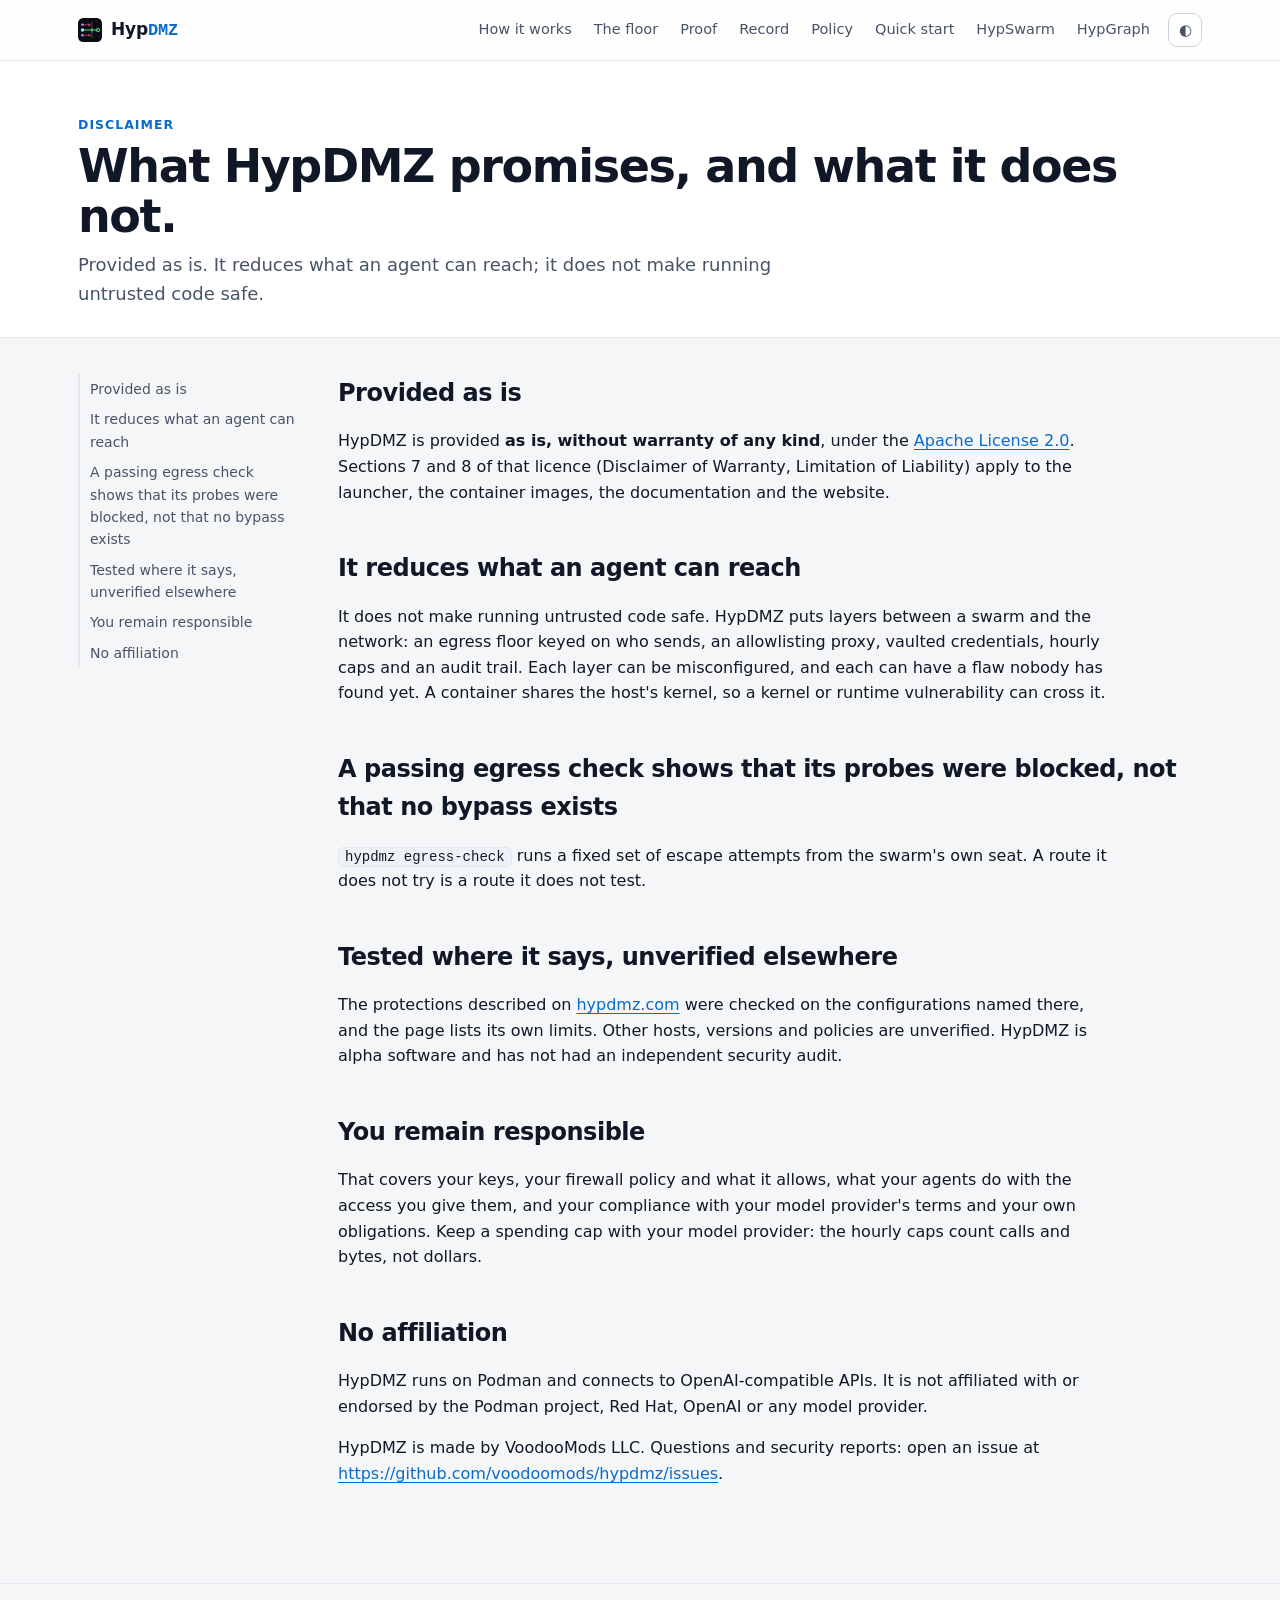
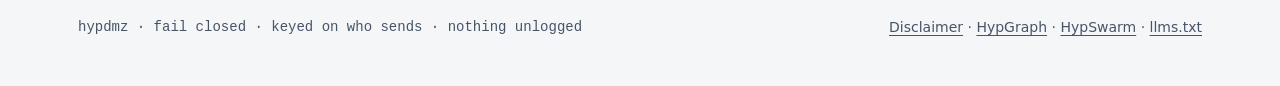
<file: site/disclaimer/index.html>
<!doctype html>
<html lang="en">
<head>
<meta charset="utf-8">
<meta name="viewport" content="width=device-width, initial-scale=1">
<title>Disclaimer — HypDMZ</title>
<meta name="description" content="Provided as is. HypDMZ reduces what an agent can reach; it does not make running untrusted code safe, and a passing egress check is not proof that no bypass exists.">
<meta property="og:title" content="Disclaimer — HypDMZ">
<meta property="og:description" content="Provided as is. What HypDMZ's protections promise, and what they do not.">
<meta property="og:type" content="website">
<meta property="og:url" content="https://hypdmz.com/disclaimer/">
<meta name="twitter:card" content="summary">
<meta name="theme-color" content="#f5f6f8" media="(prefers-color-scheme: light)">
<meta name="theme-color" content="#0b0f17" media="(prefers-color-scheme: dark)">
<link rel="icon" href="../assets/hypdmz.svg" type="image/svg+xml">
<link rel="alternate" type="text/plain" href="../llms.txt" title="For language models">
<link rel="stylesheet" href="../assets/site.css">
<link rel="stylesheet" href="../assets/dmz.css">
<script>try{const t=localStorage.getItem('hg-theme');if(t)document.documentElement.dataset.theme=t;else if(matchMedia('(prefers-color-scheme: dark)').matches)document.documentElement.dataset.theme='dark'}catch(e){}</script>
</head>
<body>
<!-- The text of DISCLAIMER.md at the repository root, one section per heading. Change both together. -->
<a class="skip" href="#main">Skip to content</a>
<header class="nav"><div class="wrap">
  <a class="brand" href="../"><img src="../assets/hypdmz.svg" alt=""><span>Hyp<b>DMZ</b></span></a>
  <nav aria-label="Site" id="sitenav"><a href="../#how">How it works</a><a href="../#floor">The floor</a><a href="../#proof">Proof</a>
    <a href="../#evidence">Record</a><a href="../#policy" class="hide-sm">Policy</a><a href="../#start" class="hide-sm">Quick start</a>
    <a href="https://hypswarm.com" class="hide-sm">HypSwarm</a><a href="https://hypgraph.com" class="hide-sm">HypGraph</a>
    <button class="iconbtn" data-toggle-theme type="button" aria-label="Toggle light and dark">◐</button></nav>
</div></header>

<main id="main">
<div class="phead"><div class="wrap"><div class="kicker">Disclaimer</div>
  <h1>What HypDMZ promises, and what it does not.</h1>
  <p>Provided as is. It reduces what an agent can reach; it does not make running untrusted code safe.</p></div></div>

<div class="wrap doc">
<nav class="toc" aria-label="On this page">
  <a href="#provided-as-is">Provided as is</a><a href="#it-reduces-what-an-agent-can-reach">It reduces what an agent can reach</a><a href="#a-passing-egress-check">A passing egress check shows that its probes were blocked, not that no bypass exists</a><a href="#tested-where-it-says">Tested where it says, unverified elsewhere</a><a href="#you-remain-responsible">You remain responsible</a><a href="#no-affiliation">No affiliation</a>
</nav>
<article class="prose">
<h2 id="provided-as-is">Provided as is</h2>
<p>HypDMZ is provided <b>as is, without warranty of any kind</b>, under the <a href="https://github.com/voodoomods/hypdmz/blob/main/LICENSE">Apache License 2.0</a>. Sections 7 and 8 of that licence (Disclaimer of Warranty, Limitation of Liability) apply to the launcher, the container images, the documentation and the website.</p>
<h2 id="it-reduces-what-an-agent-can-reach">It reduces what an agent can reach</h2>
<p>It does not make running untrusted code safe. HypDMZ puts layers between a swarm and the network: an egress floor keyed on who sends, an allowlisting proxy, vaulted credentials, hourly caps and an audit trail. Each layer can be misconfigured, and each can have a flaw nobody has found yet. A container shares the host's kernel, so a kernel or runtime vulnerability can cross it.</p>
<h2 id="a-passing-egress-check">A passing egress check shows that its probes were blocked, not that no bypass exists</h2>
<p><code>hypdmz egress-check</code> runs a fixed set of escape attempts from the swarm's own seat. A route it does not try is a route it does not test.</p>
<h2 id="tested-where-it-says">Tested where it says, unverified elsewhere</h2>
<p>The protections described on <a href="../">hypdmz.com</a> were checked on the configurations named there, and the page lists its own limits. Other hosts, versions and policies are unverified. HypDMZ is alpha software and has not had an independent security audit.</p>
<h2 id="you-remain-responsible">You remain responsible</h2>
<p>That covers your keys, your firewall policy and what it allows, what your agents do with the access you give them, and your compliance with your model provider's terms and your own obligations. Keep a spending cap with your model provider: the hourly caps count calls and bytes, not dollars.</p>
<h2 id="no-affiliation">No affiliation</h2>
<p>HypDMZ runs on Podman and connects to OpenAI-compatible APIs. It is not affiliated with or endorsed by the Podman project, Red Hat, OpenAI or any model provider.</p>
<p>HypDMZ is made by VoodooMods LLC. Questions and security reports: open an issue at <a href="https://github.com/voodoomods/hypdmz/issues">https://github.com/voodoomods/hypdmz/issues</a>.</p>
</article>
</div>
</main>

<footer><div class="wrap">
  <span class="slogan">hypdmz · fail closed · keyed on who sends · nothing unlogged</span>
  <span><a href="../disclaimer/" aria-current="page">Disclaimer</a> · <a href="https://hypgraph.com">HypGraph</a> · <a href="https://hypswarm.com">HypSwarm</a> · <a href="../llms.txt">llms.txt</a></span>
</div></footer>

<script>
(function () {
  var root = document.documentElement;
  document.querySelectorAll('[data-toggle-theme]').forEach(function (b) {
    b.addEventListener('click', function () {
      var next = root.dataset.theme === 'dark' ? 'light' : 'dark';
      root.dataset.theme = next;
      try { localStorage.setItem('hg-theme', next); } catch (e) {}
    });
  });
})();
</script>
</body>
</html>
</file>
<file: site/assets/site.css>
/* hypdmz.com — the family stylesheet shared with hypgraph.com and hypswarm.com (the HypGraph app's design system). Page-specific rules live in dmz.css. */

:root {
  --bg: #f5f6f8; --surface: #ffffff; --surface2: #f8f9fb; --sunken: #eef1f5;
  --ink: #101828; --ink2: #475467; --ink3: #5f6b7c; --line: #e4e7ec; --line2: #d0d5dd;
  --accent: #0b6bcb; --accent-soft: #e8f1fb; --accent-ink: #0a4f96; --on-accent: #ffffff;
  --ok: #067647; --ok-soft: #e7f6ee; --warn: #935306; --warn-soft: #fef4e6; --bad: #b42318; --bad-soft: #fdecea;
  --info: #5925dc; --info-soft: #f1ecfe;
  --shadow: 0 1px 2px rgba(16, 24, 40, .05), 0 1px 3px rgba(16, 24, 40, .06);
  --shadow-lg: 0 12px 32px -12px rgba(16, 24, 40, .18), 0 2px 6px rgba(16, 24, 40, .05);
  --mono: ui-monospace, "JetBrains Mono", "SFMono-Regular", "Cascadia Code", Menlo, Consolas, monospace;
  --sans: system-ui, -apple-system, "Segoe UI", Roboto, "Helvetica Neue", Arial, sans-serif;
  --r: 12px; --max: 1180px;
  color-scheme: light;
}
:root[data-theme="dark"] {
  --bg: #0b0f17; --surface: #111723; --surface2: #151c2a; --sunken: #0d121c;
  --ink: #e6ebf3; --ink2: #a9b4c6; --ink3: #8b97ab; --line: #1f2838; --line2: #2b3649;
  --accent: #7cc4ff; --accent-soft: #12263d; --accent-ink: #a8d8ff; --on-accent: #06121f;
  --ok: #4ee08a; --ok-soft: #10281c; --warn: #ffb547; --warn-soft: #2b2112; --bad: #ff7a7a; --bad-soft: #2e1517;
  --info: #c3a6ff; --info-soft: #221a36;
  --shadow: 0 1px 2px rgba(0, 0, 0, .4); --shadow-lg: 0 12px 32px -12px rgba(0, 0, 0, .6);
  color-scheme: dark;
}
:root {   /* the names older pages use */
  --panel: var(--surface); --panel2: var(--sunken); --bg2: var(--sunken);
  --green: var(--ok); --red: var(--bad); --amber: var(--warn); --violet: var(--info); --glow: var(--shadow);
}

*, *::before, *::after { box-sizing: border-box; }
html { -webkit-text-size-adjust: 100%; scroll-behavior: smooth; }
@media (prefers-reduced-motion: reduce) { html { scroll-behavior: auto; } }
body { margin: 0; background: var(--bg); color: var(--ink); font: 16px/1.6 var(--sans); -webkit-font-smoothing: antialiased; }
a { color: var(--accent); text-decoration-thickness: 1px; text-underline-offset: 3px; }
code, pre, kbd { font-family: var(--mono); }
code { font-size: .875em; background: var(--sunken); border: 1px solid var(--line); border-radius: 6px; padding: 1px 6px; }
pre { margin: 0; }
img, svg { max-width: 100%; }
:focus-visible { outline: 2px solid var(--accent); outline-offset: 2px; border-radius: 4px; }
.skip { position: absolute; left: -9999px; } .skip:focus { left: 16px; top: 16px; z-index: 99; background: var(--surface); padding: 8px 12px; }

.wrap { max-width: var(--max); margin: 0 auto; padding: 0 16px; }
@media (min-width: 720px) { .wrap { padding: 0 28px; } }

/* ── header ── */
.nav { position: sticky; top: 0; z-index: 50; backdrop-filter: saturate(1.4) blur(10px); -webkit-backdrop-filter: blur(10px);
  background: color-mix(in srgb, var(--surface) 88%, transparent); border-bottom: 1px solid var(--line); }
.nav .wrap { display: flex; align-items: center; gap: 18px; height: 60px; }
.brand { display: flex; align-items: center; gap: 9px; color: var(--ink); text-decoration: none; font-weight: 650;
  letter-spacing: -.01em; font-size: 17px; }
.brand img { width: 24px; height: 24px; }
.brand b { font-family: var(--mono); font-weight: 600; color: var(--accent); }
.nav nav { display: flex; gap: 2px; margin-left: auto; align-items: center; }
.nav nav a { color: var(--ink2); text-decoration: none; padding: 6px 10px; border-radius: 7px; font-size: 14.5px; }
.nav nav a:hover { color: var(--ink); background: var(--sunken); }
.nav nav a[aria-current="page"] { color: var(--ink); background: var(--sunken); font-weight: 600; }
.iconbtn { background: var(--surface); border: 1px solid var(--line2); color: var(--ink2); width: 34px; height: 34px;
  border-radius: 9px; cursor: pointer; display: inline-grid; place-items: center; font-size: 15px; margin-left: 6px; }
.iconbtn:hover { color: var(--ink); background: var(--sunken); }
@media (max-width: 860px) { .nav nav a.hide-sm { display: none; } }
@media (max-width: 420px) { .nav nav a { padding: 6px 6px; font-size: 13px; } .brand span { display: none; } }

/* ── pills, buttons ── */
.pill { display: inline-flex; align-items: center; gap: 6px; font: 12px var(--mono); padding: 3px 9px; border-radius: 999px;
  background: var(--sunken); color: var(--ink2); white-space: nowrap; border: 0; }
button.pill { cursor: pointer; } button.pill:hover { filter: brightness(.97); }
.pill.ok { background: var(--ok-soft); color: var(--ok); } .pill.bad { background: var(--bad-soft); color: var(--bad); }
.pill.warn { background: var(--warn-soft); color: var(--warn); } .pill.accent { background: var(--accent-soft); color: var(--accent-ink); }
.btn { display: inline-flex; align-items: center; gap: 8px; font: 500 14.5px var(--sans); text-decoration: none; cursor: pointer;
  padding: 8px 14px; border-radius: 9px; border: 1px solid var(--line2); color: var(--ink); background: var(--surface); white-space: nowrap; }
.btn:hover { background: var(--sunken); }
.btn.primary { background: var(--accent); color: var(--on-accent); border-color: var(--accent); }
.btn.primary:hover { filter: brightness(1.06); }
.btn:disabled { opacity: .5; cursor: default; }
.row { display: flex; gap: 10px; flex-wrap: wrap; align-items: center; }

/* ── homepage hero and the live product ── */
.hero { padding: 64px 0 28px; }
.hero-tags { display: flex; flex-wrap: wrap; gap: 8px; margin-bottom: 20px; }
.hero h1 { font-size: clamp(36px, 5vw, 58px); line-height: 1.06; letter-spacing: -.03em; margin: 0 0 18px; font-weight: 720; max-width: 15ch; }
.lede { font-size: 19px; color: var(--ink2); max-width: 62ch; margin: 0 0 26px; }
.tagline { margin-top: 18px; font: 13px var(--mono); color: var(--ink3); letter-spacing: .02em; }
.stage { margin-top: 40px; border: 1px solid var(--line); border-radius: 16px; background: var(--surface); box-shadow: var(--shadow-lg); overflow: hidden; }
.stage-bar { display: flex; flex-wrap: wrap; align-items: center; gap: 8px 14px; padding: 10px 14px; border-bottom: 1px solid var(--line); background: var(--surface2); }
.stage-tabs { display: flex; flex-wrap: wrap; gap: 4px; flex: 1; }
.stage-tabs button { border: 1px solid transparent; background: none; color: var(--ink2); font: 500 13.5px var(--sans); padding: 4px 10px; border-radius: 7px; cursor: pointer; }
.stage-tabs button:hover { background: var(--sunken); color: var(--ink); }
.stage-tabs button[aria-pressed="true"] { background: var(--surface); border-color: var(--line2); color: var(--ink); box-shadow: var(--shadow); }
/* the embedded app (embed: true) grows to its content, so the page scrolls past it and nothing inside traps the wheel */
.stage-app > div { height: auto; }
.stage-foot { padding: 10px 14px; border-top: 1px solid var(--line); font-size: 13px; color: var(--ink2); }

/* ── the two doors ── */
.door { display: grid; grid-template-columns: 1fr 1fr; gap: 16px; }
@media (max-width: 720px) { .door { grid-template-columns: 1fr; } }
.portal { display: block; text-decoration: none; color: var(--ink); background: var(--surface); border: 1px solid var(--line);
  border-radius: var(--r); padding: 22px; box-shadow: var(--shadow); transition: border-color .15s ease; }
.portal:hover { border-color: var(--accent); }
.portal .who { font: 600 12.5px var(--sans); letter-spacing: .08em; text-transform: uppercase; color: var(--accent); }
.portal h2 { margin: 6px 0; font-size: 22px; letter-spacing: -.02em; }
.portal p { margin: 0 0 14px; color: var(--ink2); font-size: 15px; }
.portal .go { font-weight: 600; font-size: 14px; color: var(--accent); }
.portal .go::after { content: " →"; }
.portal pre { font-size: 12.5px; background: var(--sunken); border: 1px solid var(--line); border-radius: 9px; padding: 9px 11px;
  overflow-x: auto; color: var(--ink); margin-bottom: 12px; }

/* ── sections ── */
section.block { padding: 72px 0; border-top: 1px solid var(--line); }
.kicker { font: 600 12.5px var(--sans); letter-spacing: .08em; text-transform: uppercase; color: var(--accent); margin-bottom: 10px; }
h2.h { font-size: clamp(26px, 3vw, 36px); letter-spacing: -.02em; line-height: 1.15; margin: 0 0 12px; font-weight: 700; max-width: 28ch; }
.sub { color: var(--ink2); max-width: 70ch; font-size: 17px; margin: 0 0 32px; }
.grid2, .grid3, .grid4 { display: grid; gap: 16px; }
.grid2 { grid-template-columns: repeat(2, 1fr); } .grid3 { grid-template-columns: repeat(3, 1fr); } .grid4 { grid-template-columns: repeat(4, 1fr); }
.grid2 > *, .grid3 > *, .grid4 > *, .door > *, .play > *, .doc > * { min-width: 0; }
@media (max-width: 960px) { .grid3, .grid4 { grid-template-columns: 1fr 1fr; } }
@media (max-width: 620px) { .grid3, .grid2, .grid4 { grid-template-columns: 1fr; } }
.card { background: var(--surface); border: 1px solid var(--line); border-radius: var(--r); padding: 20px; box-shadow: var(--shadow); }
.card h3 { margin: 0 0 6px; font-size: 16px; letter-spacing: -.01em; }
.card p { margin: 0; color: var(--ink2); font-size: 15px; }
.card .n { font-family: var(--mono); font-size: 12px; color: var(--ink3); }
.card.rule h3::before { content: "◆ "; color: var(--accent); font-size: 11px; vertical-align: 2px; }
.note { font-size: 14px; color: var(--ink2); margin-top: 10px; }

/* facts, refusals, the page's record (homepage) */
.fact .k { font-size: 13px; color: var(--ink2); } .fact .v { font-size: 30px; font-weight: 700; letter-spacing: -.02em; margin: 4px 0; }
.fact .s { font-size: 13px; color: var(--ink3); } .fact .src { margin-top: 10px; }
.verify-out { margin-top: 8px; font-size: 13px; color: var(--ink2); min-height: 20px; }
.verify-out.ok { color: var(--ok); }
.ref .bad { text-decoration: line-through; text-decoration-color: var(--bad); color: var(--ink2); }
.ref .codes { display: flex; flex-wrap: wrap; gap: 6px; margin: 10px 0; }
.ref .codes code { font-size: 11.5px; background: var(--bad-soft); color: var(--bad); border: 0; padding: 2px 7px; border-radius: 5px; }
.ref .msg { font: 12.5px/1.55 var(--mono); color: var(--ink2); background: var(--sunken); border-radius: 8px; padding: 10px 12px; white-space: pre-wrap; margin: 0; }
.ref .good { margin-top: 12px; padding-left: 12px; border-left: 3px solid var(--ok); }
.ref .good .lbl { font-size: 12px; color: var(--ok); font-weight: 600; }
.tbl-wrap { overflow-x: auto; border-radius: var(--r); }
.tbl { width: 100%; border-collapse: collapse; font-size: 14.5px; background: var(--surface); border: 1px solid var(--line); }
.tbl th, .tbl td { text-align: left; padding: 12px 14px; border-bottom: 1px solid var(--line); vertical-align: top; }
.tbl th { font-size: 12.5px; color: var(--ink2); font-weight: 600; background: var(--surface2); }
.tbl tr:last-child td { border-bottom: 0; }
.tbl td:first-child { white-space: nowrap; font-weight: 600; }
.uses h3 { margin: 0 0 6px; font-size: 16px; } .uses p { margin: 0 0 12px; color: var(--ink2); font-size: 14.5px; }
.claims ul { margin: 0; padding-left: 18px; } .claims li { margin: 6px 0; color: var(--ink2); }
.claims h3 { margin: 0 0 8px; font-size: 16px; } .claims .yes h3 { color: var(--ok); }
.never-band { background: var(--surface2); }
.never-num { font-size: clamp(30px, 4vw, 44px); font-weight: 720; letter-spacing: -.02em; color: var(--bad); }

/* terminal (older pages) */
.term { background: #0d1321; color: #d7e2f0; border: 1px solid var(--line2); border-radius: var(--r); overflow: hidden; box-shadow: var(--shadow); }
.term .bar { display: flex; gap: 6px; align-items: center; padding: 10px 12px; border-bottom: 1px solid #1c2533; }
.term .bar i { width: 10px; height: 10px; border-radius: 50%; background: #2a3648; }
.term .bar span { margin-left: 8px; font: 12px var(--mono); color: #8b97ab; }
.term pre { padding: 16px 18px; font-size: 13.5px; line-height: 1.6; white-space: pre-wrap; word-break: break-word; min-height: 320px; }
.term .p { color: #7cc4ff; } .term .x { color: #ff8a8a; } .term .ok { color: #4ee08a; } .term .dim { color: #8b97ab; }
.term .caret { display: inline-block; width: 8px; height: 1.1em; background: #7cc4ff; vertical-align: -2px; animation: blink 1s steps(1) infinite; }
@keyframes blink { 50% { opacity: 0; } }
@media (prefers-reduced-motion: reduce) { .term .caret { animation: none; } }

/* code blocks with copy */
.code { position: relative; background: var(--sunken); border: 1px solid var(--line); border-radius: 10px; }
.code pre { padding: 13px 15px; overflow-x: auto; font-size: 13px; line-height: 1.6; color: var(--ink); }
.code .copy { position: absolute; top: 7px; right: 7px; font: 12px var(--mono); background: var(--surface); color: var(--ink2);
  border: 1px solid var(--line2); border-radius: 7px; padding: 3px 8px; cursor: pointer; }
.code .copy:hover { color: var(--ink); background: var(--sunken); }
.code .lbl { position: absolute; top: -9px; left: 12px; font: 11px var(--mono); background: var(--bg); color: var(--ink2);
  padding: 0 6px; letter-spacing: .06em; text-transform: uppercase; }
.stack > * + * { margin-top: 14px; }

/* the HypGraph app, embedded */
.hg-frame { height: 680px; border: 1px solid var(--line2); border-radius: var(--r); overflow: hidden; box-shadow: var(--shadow-lg); }
@media (max-width: 900px) { .hg-frame { height: 82vh; } }
.hg-frame > div { height: 100%; }

/* full-screen app pages: /explore/, /examples/<profile>/ */
body.apppage { height: 100vh; height: 100dvh; display: flex; flex-direction: column; overflow: hidden; }
.appbar { display: flex; align-items: center; gap: 6px 14px; padding: 8px 16px; border-bottom: 1px solid var(--line); flex-wrap: wrap; background: var(--surface); }
.appbar .brand { margin-right: 4px; }
.appbar .crumb, .appbar .act { color: var(--ink2); font-size: 14px; text-decoration: none; }
.appbar .crumb:hover, .appbar .act:hover { color: var(--accent); }
.appbar .tabs { display: flex; gap: 2px; flex-wrap: wrap; }
.appbar .tabs a { font-size: 14px; padding: 4px 10px; border-radius: 6px; color: var(--ink2); text-decoration: none; }
.appbar .tabs a:hover { color: var(--ink); background: var(--sunken); }
.appbar .tabs a[aria-current] { background: var(--sunken); color: var(--ink); font-weight: 600; box-shadow: inset 0 -2px 0 var(--accent); }
.appbar .sp { flex: 1; }
.appnote { margin: 0; padding: 6px 16px; font-size: 13px; line-height: 1.5; color: var(--ink2); background: var(--surface2);
  border-bottom: 1px solid var(--line); }
.appfull { flex: 1; min-height: 0; }
.appfull > div { height: 100%; }
.appfull .hg .hg-brand { display: none; }
@media (max-width: 700px) { body.apppage { height: auto; overflow: auto; } .appfull { height: 88vh; flex: none; } }

/* the examples gallery */
.exgrid { display: grid; grid-template-columns: repeat(auto-fill, minmax(300px, 1fr)); gap: 16px; margin: 8px 0 24px; }
.excard { display: flex; flex-direction: column; gap: 8px; padding: 20px; border: 1px solid var(--line); border-radius: var(--r);
  background: var(--surface); color: var(--ink); text-decoration: none; box-shadow: var(--shadow); transition: border-color .15s; }
.excard:hover { border-color: var(--accent); }
.excard .who { font: 600 12.5px var(--sans); letter-spacing: .08em; text-transform: uppercase; color: var(--accent); }
.excard h2 { margin: 0; font-size: 20px; line-height: 1.3; }
.excard p { margin: 0; color: var(--ink2); font-size: 15px; }
.excard dl { display: grid; grid-template-columns: max-content 1fr; gap: 2px 12px; margin: 4px 0 0; font-size: 13px; }
.excard dt { color: var(--ink2); font-family: var(--mono); }
.excard dd { margin: 0; }
.excard .codes code { font-size: 11px; margin-right: 4px; }
.excard .go { margin-top: auto; padding-top: 6px; color: var(--accent); font-weight: 600; font-size: 14px; }
.excard .go::after { content: " →"; }
.exrow { flex-wrap: wrap; gap: 8px; }

/* inner pages */
.phead { padding: 56px 0 28px; border-bottom: 1px solid var(--line); background: var(--surface); }
.phead h1 { font-size: clamp(30px, 4.4vw, 46px); letter-spacing: -.03em; line-height: 1.08; margin: 6px 0 10px; font-weight: 720; }
.phead p { color: var(--ink2); font-size: 18px; max-width: 780px; margin: 0; }
.doc { display: grid; grid-template-columns: 220px minmax(0, 1fr); gap: 40px; padding-top: 36px; padding-bottom: 80px; }
@media (max-width: 900px) { .doc { grid-template-columns: 1fr; gap: 0; } .toc { display: none; } }
.toc { position: sticky; top: 76px; align-self: start; font-size: 14px; }
.toc a { display: block; color: var(--ink2); text-decoration: none; padding: 4px 0 4px 10px; border-left: 2px solid var(--line); }
.toc a:hover { color: var(--ink); border-left-color: var(--accent); }
.prose { overflow-wrap: anywhere; }   /* a long URL would push a 320 px phone sideways */
.prose h2 { font-size: 24px; letter-spacing: -.02em; margin: 44px 0 10px; scroll-margin-top: 80px; }
.prose h2:first-child { margin-top: 0; }
.prose h3 { font-size: 18px; margin: 26px 0 8px; scroll-margin-top: 80px; }
.prose p, .prose li { color: var(--ink); max-width: 76ch; }
.prose ul, .prose ol { padding-left: 22px; }
.prose table { border-collapse: collapse; width: 100%; font-size: 14px; display: block; overflow-x: auto; }
.prose th, .prose td { text-align: left; padding: 8px 10px; border-bottom: 1px solid var(--line); vertical-align: top; }
.prose th { font-size: 12.5px; font-weight: 600; color: var(--ink2); }
.prose blockquote { margin: 14px 0; padding: 10px 14px; border-left: 3px solid var(--accent); background: var(--surface); color: var(--ink2); }
.callout { border: 1px solid var(--line); border-left: 3px solid var(--info); background: var(--surface); border-radius: 10px;
  padding: 14px 16px; margin: 18px 0; }
.callout b { color: var(--info); }

/* verify */
.drop { border: 2px dashed var(--line2); border-radius: var(--r); padding: 40px 20px; text-align: center; background: var(--surface);
  cursor: pointer; transition: border-color .15s; }
.drop.over, .drop:hover { border-color: var(--accent); }
.vres { margin-top: 18px; }
.vres .big { font-size: 22px; font-weight: 700; }
.vres .good { color: var(--ok); } .vres .bad { color: var(--bad); } .vres .warn { color: var(--warn); }
.kv { display: grid; grid-template-columns: max-content 1fr; gap: 4px 16px; font-size: 14px; margin-top: 10px; }
.kv dt { font-family: var(--mono); color: var(--ink2); } .kv dd { margin: 0; font-family: var(--mono); word-break: break-all; }

/* playground */
.play { display: grid; grid-template-columns: 1fr 1fr; gap: 16px; }
@media (max-width: 900px) { .play { grid-template-columns: 1fr; } }
.field { display: flex; flex-direction: column; gap: 5px; margin-bottom: 12px; }
.field label { font: 600 12px var(--sans); letter-spacing: .04em; text-transform: uppercase; color: var(--ink2); }
.field textarea, .field input, .field select { font: 14px var(--sans); color: var(--ink); background: var(--surface);
  border: 1px solid var(--line2); border-radius: 9px; padding: 9px 11px; width: 100%; }
.field textarea.mono { font-family: var(--mono); font-size: 13px; }
.out { background: var(--sunken); border: 1px solid var(--line); border-radius: 10px; padding: 14px 16px; min-height: 120px;
  font: 13.5px/1.55 var(--mono); white-space: pre-wrap; word-break: break-word; }
.out .x { color: var(--bad); } .out .ok { color: var(--ok); } .out .dim { color: var(--ink2); }
.chips { display: flex; gap: 8px; flex-wrap: wrap; margin-bottom: 12px; }
.chip { font: 13px var(--sans); background: var(--surface); border: 1px solid var(--line2); color: var(--ink2); border-radius: 999px;
  padding: 5px 11px; cursor: pointer; }
.chip:hover { color: var(--ink); background: var(--sunken); }

/* footer */
footer { padding: 32px 0 48px; color: var(--ink2); font-size: 14px; border-top: 1px solid var(--line); }
footer .wrap { display: flex; gap: 8px 24px; flex-wrap: wrap; justify-content: space-between; }
footer a { color: var(--ink2); }
footer .slogan { font-family: var(--mono); color: var(--ink2); }

/* workflow strips (older pages) */
.wf { margin: 22px 0 0; padding: 16px 18px 14px; border: 1px solid var(--line); border-radius: var(--r); background: var(--surface); }
.wfh { display: flex; align-items: center; gap: 10px; font: 700 15px var(--mono); margin-bottom: 12px; }
.wfh span { font: 12px var(--mono); color: var(--ink2); font-weight: 400; }
.wfh i { width: 10px; height: 10px; border-radius: 50%; background: var(--accent); }
.wfh i.sw { background: var(--info); } .wfh i.tr { background: var(--ok); } .wfh i.kn { background: var(--warn); } .wfh i.op { background: var(--bad); }
.flow { list-style: none; margin: 0; padding: 0; display: flex; flex-wrap: wrap; gap: 10px 0; }
.flow li { position: relative; flex: 1 1 150px; min-width: 150px; padding: 8px 22px 8px 10px; border-left: 2px solid var(--line2); }
.flow li::after { content: "\2192"; position: absolute; right: 4px; top: 8px; color: var(--ink2); font: 14px var(--mono); }
.flow li:last-child::after { content: ""; }
.flow li b { display: block; font: 600 14px var(--mono); }
.flow li span { display: block; font-size: 13px; color: var(--ink2); margin-top: 2px; }
.wf .ref { margin-top: 12px; font: 12.5px var(--mono); color: var(--bad); }
.wf .ref b { color: var(--ink2); font-weight: 600; margin-right: 6px; }

/* hypswarm.com only */
.eyebrow { display: inline-flex; gap: 8px; align-items: center; font: 12px var(--mono); color: var(--ink2); background: var(--sunken);
  padding: 4px 10px; border-radius: 999px; }
.prof { display: grid; grid-template-columns: repeat(auto-fit, minmax(240px, 1fr)); gap: 16px; }
.prof .card h3 { display: flex; align-items: center; gap: 8px; margin: 0 0 4px; font-family: var(--mono); }
.prof .card h3 i { display: inline-block; width: 9px; height: 9px; border-radius: 50%; background: var(--accent); }
.prof .card .tag { font: 12px var(--mono); color: var(--ink2); }
.prof .card p { margin: 8px 0 0; font-size: 14.5px; }
.prof .card .refuses { margin-top: 10px; font: 12.5px var(--mono); color: var(--bad); }
.prof .card .refuses b { color: var(--ink2); font-weight: 600; margin-right: 4px; }
.steps { display: grid; grid-template-columns: repeat(auto-fit, minmax(200px, 1fr)); gap: 16px; counter-reset: s; }
.steps .st { background: var(--surface); border: 1px solid var(--line); border-radius: var(--r); padding: 18px; box-shadow: var(--shadow); }
.steps .st::before { counter-increment: s; content: counter(s); display: inline-grid; place-items: center; width: 26px; height: 26px;
  border-radius: 50%; background: var(--accent-soft); color: var(--accent-ink); font: 600 12px var(--mono); margin-bottom: 8px; }
.steps .st h3 { margin: 0 0 4px; font-size: 15px; } .steps .st p { margin: 0; font-size: 14px; color: var(--ink2); }
.callout code { font-size: .85em; }

/* the family: one card per project, each with its icon (the same block on every site) */
.family { display: grid; grid-template-columns: repeat(auto-fit, minmax(240px, 1fr)); gap: 12px; }
.family a { display: flex; gap: 14px; align-items: flex-start; text-decoration: none; color: var(--ink); background: var(--surface);
  border: 1px solid var(--line); border-radius: var(--r); padding: 16px; transition: border-color .15s; }
.family a:hover, .family a[aria-current] { border-color: var(--accent); }
.family img { flex: none; width: 40px; height: 40px; border-radius: 10px; }
.family b { display: block; font-family: var(--mono); color: var(--accent); }
.family .here { font: 600 10.5px var(--mono); letter-spacing: .06em; text-transform: uppercase; color: var(--ink3); margin-left: 6px; }
.family .what { display: block; font-size: 13.5px; color: var(--ink2); margin-top: 4px; }
</file>
<file: site/assets/dmz.css>
/* hypdmz.com — page-specific rules on top of the family stylesheet (site.css). */

/* ── hero: the pod diagram ── */
.hero { padding-bottom: 48px; }
.hero-grid { display: grid; grid-template-columns: minmax(0, 1fr) minmax(0, 1.1fr); gap: 36px; align-items: center; }
@media (max-width: 960px) { .hero-grid { grid-template-columns: 1fr; } }
.pod { border: 1px solid var(--line); border-radius: 16px; background: var(--surface); box-shadow: var(--shadow-lg); padding: 14px 14px 8px; }
.pod svg { width: 100%; height: auto; display: block; font-family: var(--mono); }
.pod .cap { display: flex; justify-content: space-between; gap: 10px; flex-wrap: wrap; font: 12px var(--mono); color: var(--ink3); padding: 8px 4px 2px; }
.pod .cap b { color: var(--ink2); font-weight: 600; }
/* svg colours follow the theme */
.pod .box { fill: var(--surface2); stroke: var(--line2); }
.pod .box.swarm { stroke: var(--info); }
.pod .box.proxy { stroke: var(--accent); }
.pod .box.ctl { stroke: var(--ink3); }
.pod .lbl { fill: var(--ink); font-size: 12px; font-weight: 600; }
.pod .sub { fill: var(--ink3); font-size: 10px; }
.pod .wall { fill: var(--ink3); opacity: .55; }
.pod .gate { fill: var(--ok); }
.pod .lane { stroke: var(--ok); stroke-width: 2; fill: none; }
.pod .try { stroke: var(--bad); stroke-width: 1.5; stroke-dasharray: 3 4; fill: none; opacity: .8; }
.pod .pkt { fill: var(--ok); }
.pod .pkt.bad { fill: var(--bad); }
.pod .x { stroke: var(--bad); stroke-width: 2; stroke-linecap: round; opacity: 0; }
.pod .cloud { fill: var(--sunken); stroke: var(--line2); }
.pod .host { fill: var(--ink2); font-size: 11px; }
.pod .tag { fill: var(--ink3); font-size: 9.5px; letter-spacing: .04em; }
.pod .ring { fill: none; stroke: var(--ok); stroke-width: 1.5; opacity: .7; }

/* ── the rule band ── */
.rule-band { background: var(--surface2); }
.rule-band .big { font-size: clamp(22px, 2.6vw, 30px); font-weight: 700; letter-spacing: -.02em; line-height: 1.25; max-width: 30ch; margin: 0 0 10px; }
.rule-band .big em { color: var(--accent); font-style: normal; }

/* ── the request pipeline ── */
.pipe { display: grid; grid-template-columns: repeat(auto-fit, minmax(170px, 1fr)); gap: 12px; counter-reset: p; }
.pipe .p { position: relative; background: var(--surface); border: 1px solid var(--line); border-radius: var(--r); padding: 16px 16px 14px; box-shadow: var(--shadow); }
.pipe .p::before { counter-increment: p; content: counter(p, decimal-leading-zero); font: 600 11px var(--mono); color: var(--accent); letter-spacing: .08em; }
.pipe .p h3 { margin: 6px 0 4px; font-size: 15px; letter-spacing: -.01em; }
.pipe .p p { margin: 0; font-size: 13.5px; color: var(--ink2); }
.pipe .p .deny { margin-top: 10px; font: 11.5px var(--mono); color: var(--bad); }
.pipe .p .deny::before { content: "→ 403  "; color: var(--ink3); }
.trace { margin-top: 18px; display: grid; grid-template-columns: 1fr 1fr; gap: 16px; }
@media (max-width: 760px) { .trace { grid-template-columns: 1fr; } }
.trace .t { background: var(--sunken); border: 1px solid var(--line); border-radius: 10px; padding: 12px 14px; font: 12.5px/1.65 var(--mono); color: var(--ink2); white-space: pre-wrap; word-break: break-word; }
.trace .t b { color: var(--ink); font-weight: 600; }
.trace .t .ok { color: var(--ok); } .trace .t .bad { color: var(--bad); } .trace .t .dim { color: var(--ink3); } .trace .t .key { color: var(--info); }
.trace .t .hd { display: block; font: 600 11px var(--sans); letter-spacing: .08em; text-transform: uppercase; color: var(--ink3); margin-bottom: 6px; }

/* ── can / cannot ── */
.cc { width: 100%; border-collapse: collapse; font-size: 14.5px; background: var(--surface); border: 1px solid var(--line); border-radius: var(--r); overflow: hidden; }
.cc th, .cc td { text-align: left; padding: 12px 14px; border-bottom: 1px solid var(--line); vertical-align: top; }
.cc th { font-size: 12.5px; color: var(--ink2); font-weight: 600; background: var(--surface2); }
.cc tr:last-child td { border-bottom: 0; }
.cc td:first-child { font-weight: 600; width: 34%; }
.cc .v { font: 600 12px var(--mono); padding: 2px 8px; border-radius: 999px; white-space: nowrap; }
.cc .v.no { background: var(--bad-soft); color: var(--bad); } .cc .v.yes { background: var(--ok-soft); color: var(--ok); }
.cc td .how { display: block; color: var(--ink2); font-size: 13.5px; margin-top: 4px; }
.cc td .probe { font: 11.5px var(--mono); color: var(--ink3); }

/* ── fail closed ── */
.ladder { list-style: none; margin: 0; padding: 0; display: grid; gap: 10px; }
.ladder li { display: grid; grid-template-columns: 36px 1fr; gap: 12px; align-items: start; background: var(--surface); border: 1px solid var(--line); border-radius: 10px; padding: 12px 14px; }
.ladder li i { display: grid; place-items: center; width: 30px; height: 30px; border-radius: 8px; background: var(--ok-soft); color: var(--ok); font: 700 13px var(--mono); font-style: normal; }
.ladder li.stop i { background: var(--bad-soft); color: var(--bad); }
.ladder li b { display: block; font-size: 14.5px; } .ladder li span { font-size: 13.5px; color: var(--ink2); }

/* ── proof ── */
.term pre { min-height: 0; font-size: 12.5px; }
.term .pass { color: #4ee08a; } .term .hdr { color: #8b97ab; } .term .lock { color: #7cc4ff; }
.measured { display: flex; flex-wrap: wrap; gap: 8px 14px; align-items: center; font-size: 13px; color: var(--ink3); margin-top: 12px; }
.measured .pill { font-size: 11.5px; }
.fact .v small { font-size: 15px; font-weight: 600; color: var(--ink2); margin-left: 4px; }

/* ── policy ── */
.pol { display: grid; grid-template-columns: minmax(0, 1.1fr) minmax(0, .9fr); gap: 20px; align-items: start; }
@media (max-width: 860px) { .pol { grid-template-columns: minmax(0, 1fr); } }   /* 1fr would not shrink below the policy code block: the page scrolled sideways on phones */
.pol .code pre { font-size: 12.5px; }
.pol .code .c { color: var(--ink3); } .pol .code .k { color: var(--accent); } .pol .code .s { color: var(--ok); }
.pol ul { margin: 0; padding-left: 18px; color: var(--ink2); font-size: 14.5px; } .pol li { margin: 6px 0; } .pol li b { color: var(--ink); }

/* ── limits ── */
.limits .card { border-left: 3px solid var(--warn); }
.limits .card h3 { font-size: 15px; }

/* ── quick start ── */
.qs .code pre { font-size: 13px; }
.qs .code .c { color: var(--ink3); }
.state { font: 13px var(--mono); color: var(--ink2); margin-top: 10px; }

/* ── family ── */

@media (prefers-reduced-motion: reduce) { .pod .anim { display: none; } .pod .still { display: initial; } }
.pod .still { display: none; }

/* the key-path strip: its last line is a note, not a refusal */
#key .ref { color: var(--ink2); } #key .ref b { color: var(--warn); }
</file>
